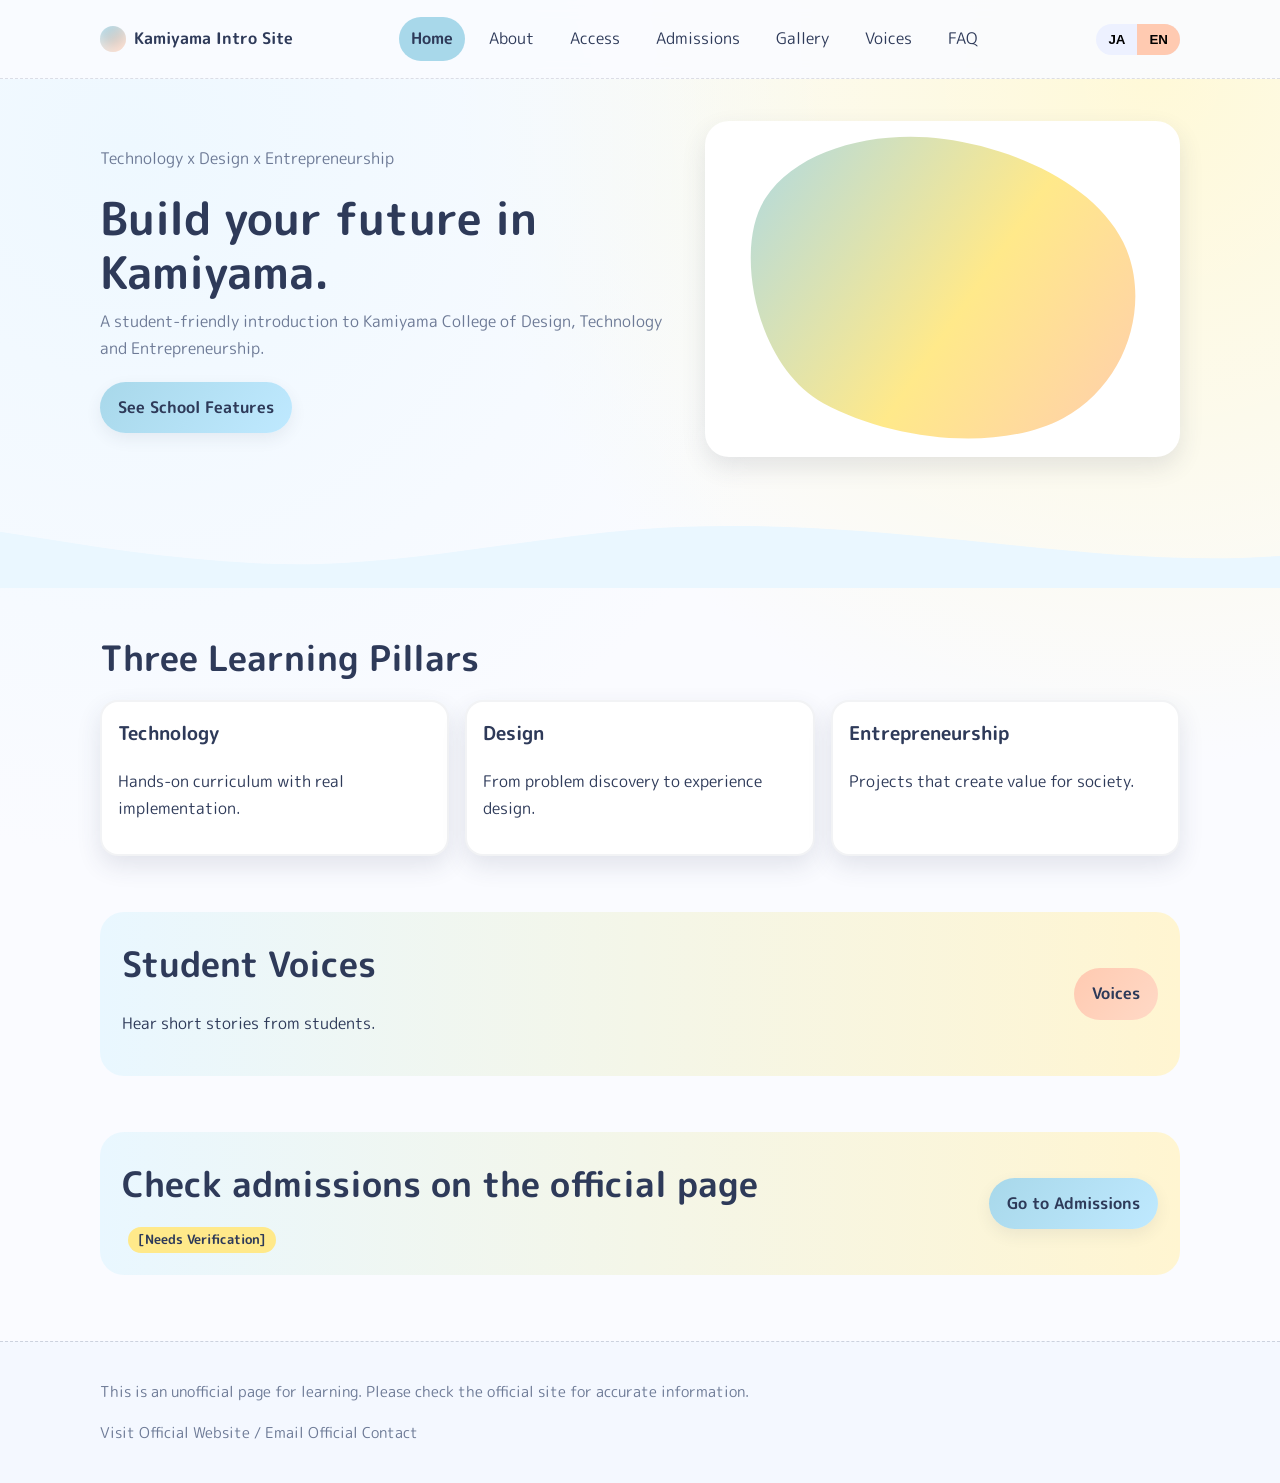
<file: index.html>
<!doctype html>
<html lang="ja">
  <head>
    <meta charset="UTF-8" />
    <meta name="viewport" content="width=device-width, initial-scale=1.0" />
    <title>神山まるごと高専 | ホーム</title>
    <link rel="preconnect" href="https://fonts.googleapis.com" />
    <link rel="preconnect" href="https://fonts.gstatic.com" crossorigin />
    <link href="https://fonts.googleapis.com/css2?family=M+PLUS+Rounded+1c:wght@400;700&display=swap" rel="stylesheet" />
    <link rel="stylesheet" href="assets/css/styles.css" />
  </head>
  <body>
    <noscript>JavaScriptを有効にすると共通ヘッダ/フッタと言語切替が利用できます。</noscript>
    <div id="site-header"></div>

    <main>
      <section class="hero">
        <div class="container hero-grid">
          <div>
            <p data-i18n="site.tagline"></p>
            <h1 data-i18n="home.title">神山で、未来をつくる。</h1>
            <p data-i18n="home.lead"></p>
            <a class="btn btn-primary" href="about.html" data-i18n="home.cta"></a>
          </div>
          <div class="img-frame">
            <img src="assets/img/hero-blob.svg" alt="カラフルな背景イメージ" />
          </div>
        </div>
      </section>

      <img class="wave" src="assets/img/wave.svg" alt="" />

      <section class="section">
        <div class="container">
          <h2 class="section-title" data-i18n="home.cardsTitle"></h2>
          <div class="cards">
            <article class="card">
              <h3 data-i18n="home.cardTechTitle"></h3>
              <p data-i18n="home.cardTechBody"></p>
            </article>
            <article class="card">
              <h3 data-i18n="home.cardDesignTitle"></h3>
              <p data-i18n="home.cardDesignBody"></p>
            </article>
            <article class="card">
              <h3 data-i18n="home.cardBizTitle"></h3>
              <p data-i18n="home.cardBizBody"></p>
            </article>
          </div>
        </div>
      </section>

      <section class="section">
        <div class="container cta-band">
          <div>
            <h2 class="section-title" data-i18n="home.voicesTitle"></h2>
            <p data-i18n="home.voicesBody"></p>
          </div>
          <a class="btn btn-accent" href="voices.html">Voices</a>
        </div>
      </section>

      <section class="section">
        <div class="container cta-band">
          <div>
            <h2 class="section-title" data-i18n="home.admissionsTitle"></h2>
            <span class="badge-review" data-i18n="common.reviewBadge"></span>
          </div>
          <a class="btn btn-primary" href="admissions.html" data-i18n="home.admissionsCta"></a>
        </div>
      </section>
    </main>

    <div id="site-footer"></div>
    <script defer src="assets/js/layout.js"></script>
    <script defer src="assets/js/i18n.js"></script>
    <script defer src="assets/js/main.js"></script>
  </body>
  </html>
</file>
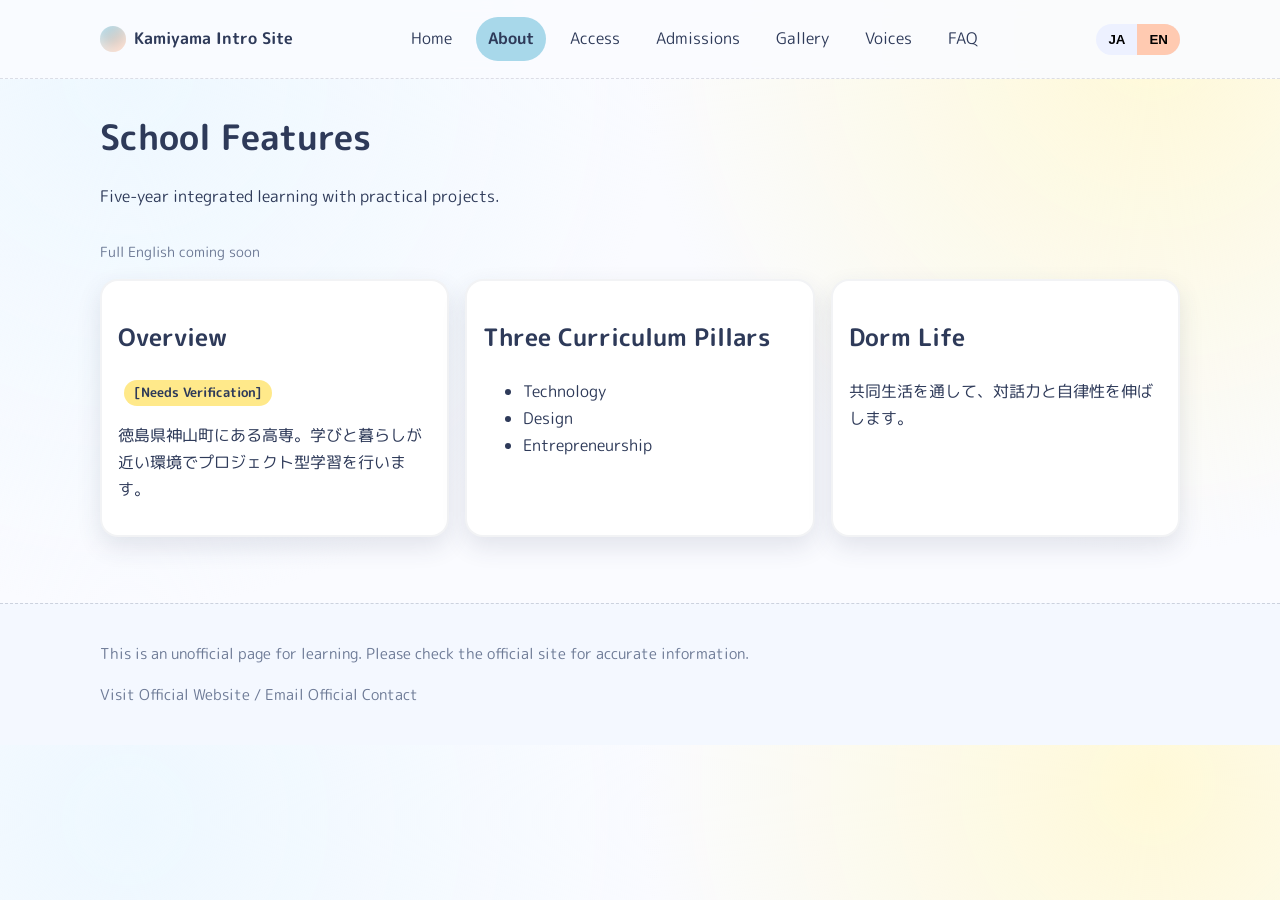
<file: about.html>
<!doctype html>
<html lang="ja">
  <head>
    <meta charset="UTF-8" />
    <meta name="viewport" content="width=device-width, initial-scale=1.0" />
    <title>神山まるごと高専 | 特徴</title>
    <link rel="preconnect" href="https://fonts.googleapis.com" />
    <link rel="preconnect" href="https://fonts.gstatic.com" crossorigin />
    <link href="https://fonts.googleapis.com/css2?family=M+PLUS+Rounded+1c:wght@400;700&display=swap" rel="stylesheet" />
    <link rel="stylesheet" href="assets/css/styles.css" />
  </head>
  <body>
    <div id="site-header"></div>
    <main class="section">
      <div class="container">
        <h1 class="section-title" data-i18n="about.title"></h1>
        <p data-i18n="about.lead"></p>
        <p class="english-note" data-i18n="common.comingSoon"></p>

        <div class="cards">
          <article class="card">
            <h2 data-i18n="about.overviewTitle"></h2>
            <span class="badge-review" data-i18n="common.reviewBadge"></span>
            <p data-i18n="about.overviewBody"></p>
          </article>
          <article class="card">
            <h2 data-i18n="about.pillarTitle"></h2>
            <ul>
              <li>Technology</li>
              <li>Design</li>
              <li>Entrepreneurship</li>
            </ul>
          </article>
          <article class="card">
            <h2 data-i18n="about.dormTitle"></h2>
            <p data-i18n="about.dormBody"></p>
          </article>
        </div>
      </div>
    </main>
    <div id="site-footer"></div>
    <script defer src="assets/js/layout.js"></script>
    <script defer src="assets/js/i18n.js"></script>
    <script defer src="assets/js/main.js"></script>
  </body>
  </html>
</file>
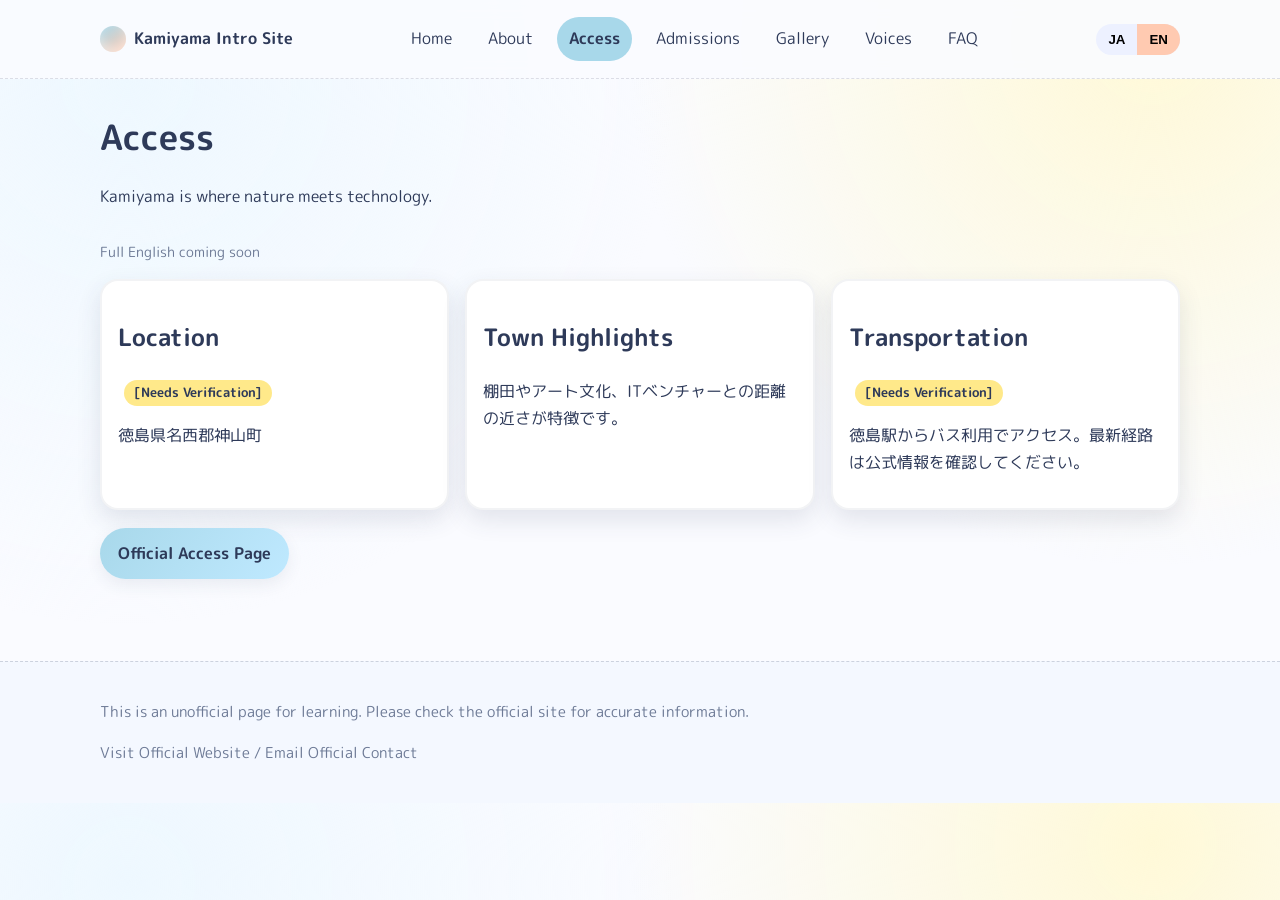
<file: access.html>
<!doctype html>
<html lang="ja">
  <head>
    <meta charset="UTF-8" />
    <meta name="viewport" content="width=device-width, initial-scale=1.0" />
    <title>神山まるごと高専 | アクセス</title>
    <link rel="preconnect" href="https://fonts.googleapis.com" />
    <link rel="preconnect" href="https://fonts.gstatic.com" crossorigin />
    <link href="https://fonts.googleapis.com/css2?family=M+PLUS+Rounded+1c:wght@400;700&display=swap" rel="stylesheet" />
    <link rel="stylesheet" href="assets/css/styles.css" />
  </head>
  <body>
    <div id="site-header"></div>
    <main class="section">
      <div class="container">
        <h1 class="section-title" data-i18n="access.title"></h1>
        <p data-i18n="access.lead"></p>
        <p class="english-note" data-i18n="common.comingSoon"></p>
        <div class="cards">
          <article class="card">
            <h2 data-i18n="access.locationTitle"></h2>
            <span class="badge-review" data-i18n="common.reviewBadge"></span>
            <p data-i18n="access.locationBody"></p>
          </article>
          <article class="card">
            <h2 data-i18n="access.townTitle"></h2>
            <p data-i18n="access.townBody"></p>
          </article>
          <article class="card">
            <h2 data-i18n="access.transportTitle"></h2>
            <span class="badge-review" data-i18n="common.reviewBadge"></span>
            <p data-i18n="access.transportBody"></p>
          </article>
        </div>
        <p style="margin-top: 18px;">
          <a class="btn btn-primary" href="https://kamiyama.ac.jp/" target="_blank" rel="noopener noreferrer" data-i18n="access.officialCta"></a>
        </p>
      </div>
    </main>
    <div id="site-footer"></div>
    <script defer src="assets/js/layout.js"></script>
    <script defer src="assets/js/i18n.js"></script>
    <script defer src="assets/js/main.js"></script>
  </body>
  </html>
</file>
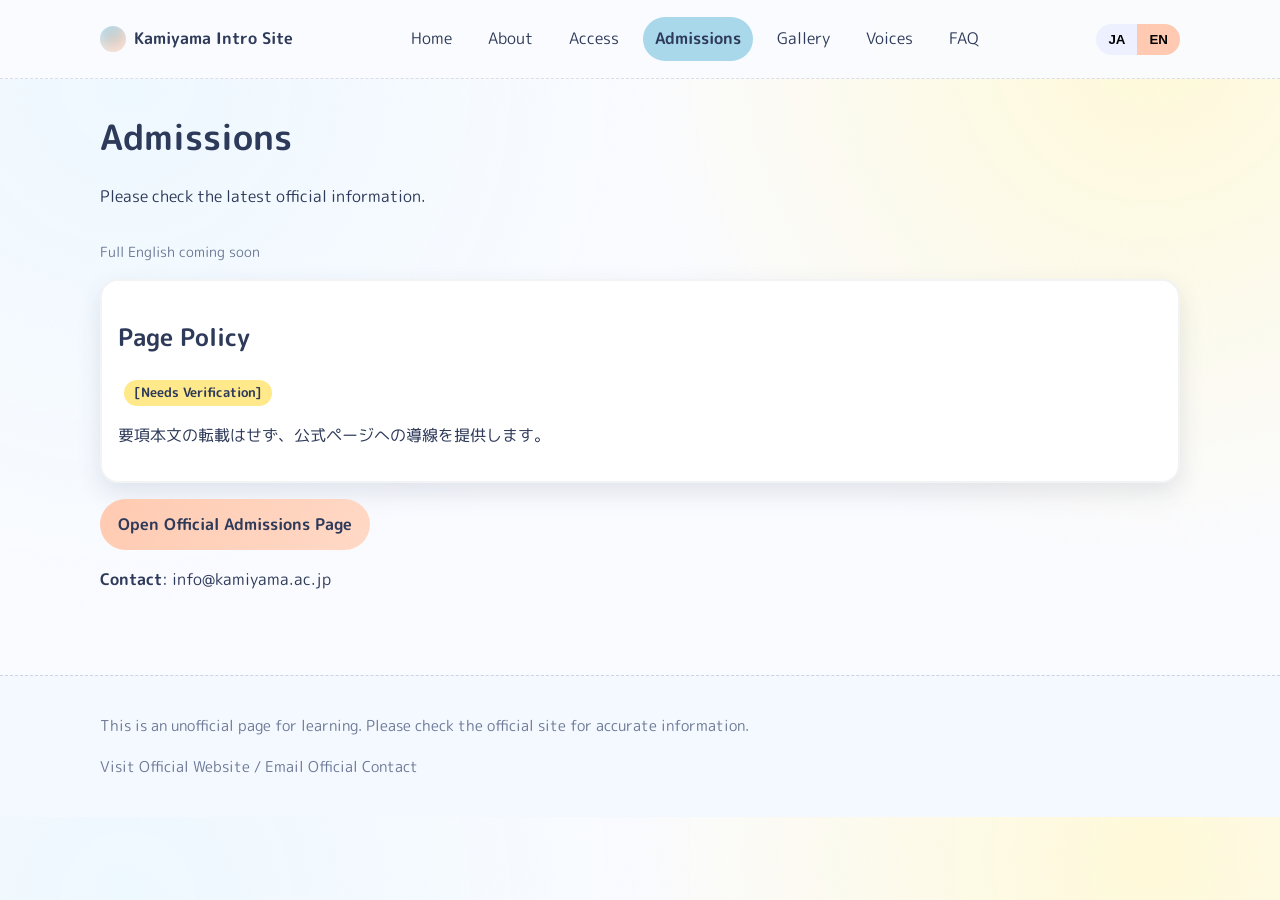
<file: admissions.html>
<!doctype html>
<html lang="ja">
  <head>
    <meta charset="UTF-8" />
    <meta name="viewport" content="width=device-width, initial-scale=1.0" />
    <title>神山まるごと高専 | 入試</title>
    <link rel="preconnect" href="https://fonts.googleapis.com" />
    <link rel="preconnect" href="https://fonts.gstatic.com" crossorigin />
    <link href="https://fonts.googleapis.com/css2?family=M+PLUS+Rounded+1c:wght@400;700&display=swap" rel="stylesheet" />
    <link rel="stylesheet" href="assets/css/styles.css" />
  </head>
  <body>
    <div id="site-header"></div>
    <main class="section">
      <div class="container">
        <h1 class="section-title" data-i18n="admissions.title"></h1>
        <p data-i18n="admissions.lead"></p>
        <p class="english-note" data-i18n="common.comingSoon"></p>
        <article class="card">
          <h2 data-i18n="admissions.policyTitle"></h2>
          <span class="badge-review" data-i18n="common.reviewBadge"></span>
          <p data-i18n="admissions.policyBody"></p>
        </article>
        <p style="margin-top: 16px;">
          <a class="btn btn-accent" href="https://kamiyama.ac.jp/" target="_blank" rel="noopener noreferrer" data-i18n="admissions.cta"></a>
        </p>
        <p><strong data-i18n="admissions.contact"></strong>: <a href="mailto:info@kamiyama.ac.jp">info@kamiyama.ac.jp</a></p>
      </div>
    </main>
    <div id="site-footer"></div>
    <script defer src="assets/js/layout.js"></script>
    <script defer src="assets/js/i18n.js"></script>
    <script defer src="assets/js/main.js"></script>
  </body>
  </html>
</file>
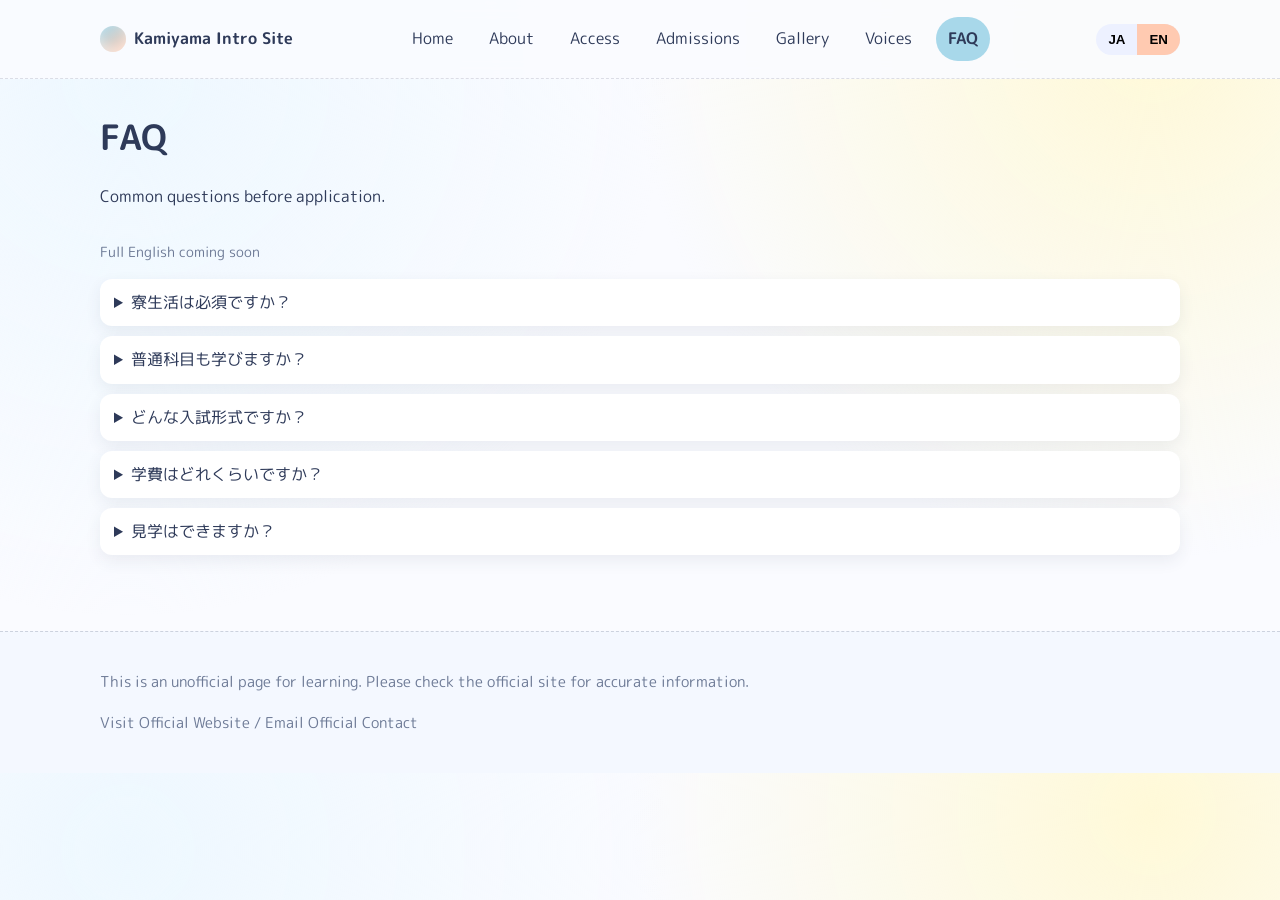
<file: faq.html>
<!doctype html>
<html lang="ja">
  <head>
    <meta charset="UTF-8" />
    <meta name="viewport" content="width=device-width, initial-scale=1.0" />
    <title>神山まるごと高専 | FAQ</title>
    <link rel="preconnect" href="https://fonts.googleapis.com" />
    <link rel="preconnect" href="https://fonts.gstatic.com" crossorigin />
    <link href="https://fonts.googleapis.com/css2?family=M+PLUS+Rounded+1c:wght@400;700&display=swap" rel="stylesheet" />
    <link rel="stylesheet" href="assets/css/styles.css" />
  </head>
  <body>
    <div id="site-header"></div>
    <main class="section">
      <div class="container">
        <h1 class="section-title" data-i18n="faq.title"></h1>
        <p data-i18n="faq.lead"></p>
        <p class="english-note" data-i18n="common.comingSoon"></p>
        <div class="faq-list">
          <details>
            <summary data-i18n="faq.q1"></summary>
            <p data-i18n="faq.a1"></p>
          </details>
          <details>
            <summary data-i18n="faq.q2"></summary>
            <p data-i18n="faq.a2"></p>
          </details>
          <details>
            <summary data-i18n="faq.q3"></summary>
            <p data-i18n="faq.a3"></p>
          </details>
          <details>
            <summary data-i18n="faq.q4"></summary>
            <p data-i18n="faq.a4"></p>
          </details>
          <details>
            <summary data-i18n="faq.q5"></summary>
            <p data-i18n="faq.a5"></p>
          </details>
        </div>
      </div>
    </main>
    <div id="site-footer"></div>
    <script defer src="assets/js/layout.js"></script>
    <script defer src="assets/js/i18n.js"></script>
    <script defer src="assets/js/main.js"></script>
  </body>
  </html>
</file>
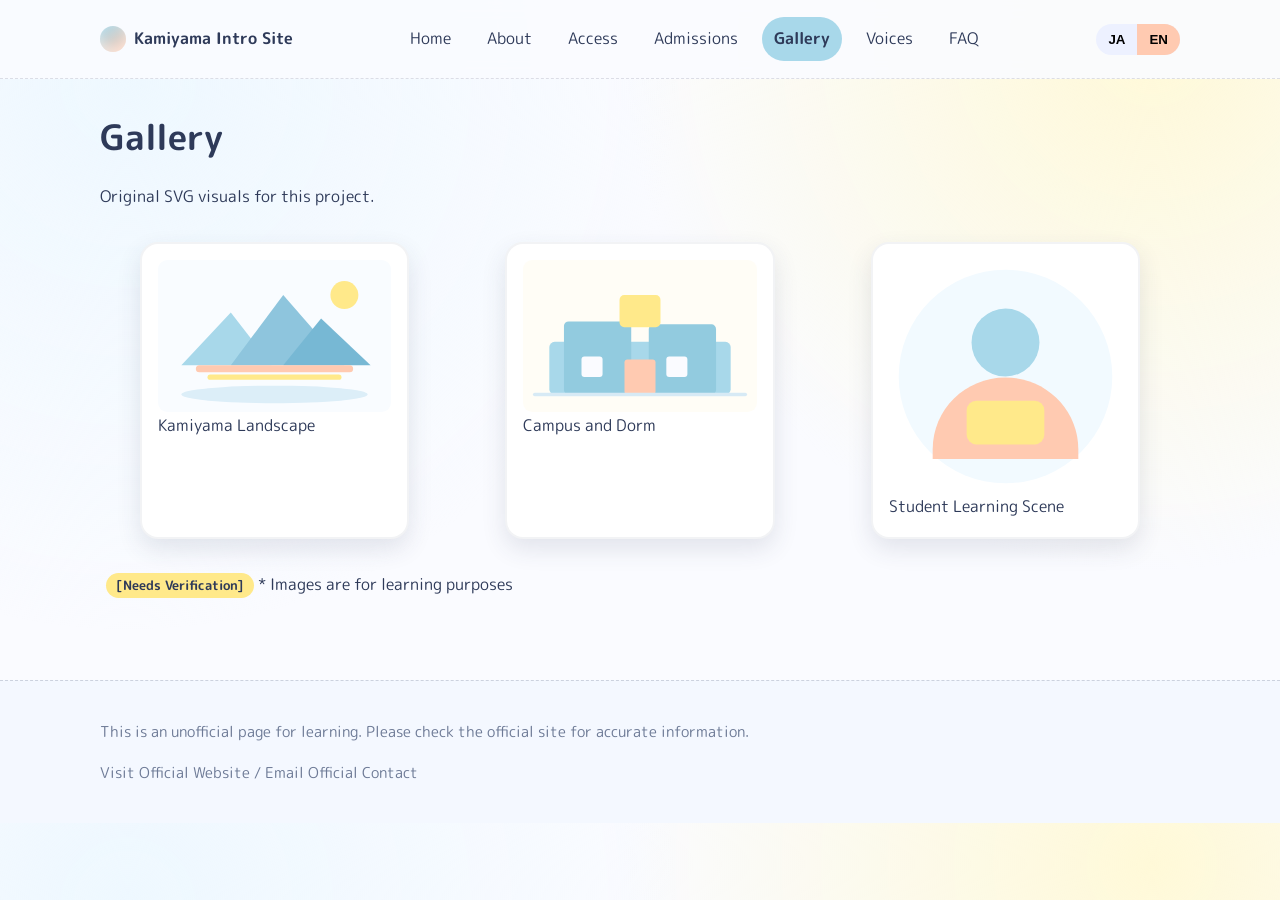
<file: gallery.html>
<!doctype html>
<html lang="ja">
  <head>
    <meta charset="UTF-8" />
    <meta name="viewport" content="width=device-width, initial-scale=1.0" />
    <title>神山まるごと高専 | ギャラリー</title>
    <link rel="preconnect" href="https://fonts.googleapis.com" />
    <link rel="preconnect" href="https://fonts.gstatic.com" crossorigin />
    <link href="https://fonts.googleapis.com/css2?family=M+PLUS+Rounded+1c:wght@400;700&display=swap" rel="stylesheet" />
    <link rel="stylesheet" href="assets/css/styles.css" />
  </head>
  <body>
    <div id="site-header"></div>
    <main class="section">
      <div class="container">
        <h1 class="section-title" data-i18n="gallery.title"></h1>
        <p data-i18n="gallery.lead"></p>
        <div class="cards">
          <figure class="card">
            <img src="assets/img/kamiyama-illust.svg" alt="神山風景のイラスト" />
            <figcaption data-i18n="gallery.item1"></figcaption>
          </figure>
          <figure class="card">
            <img src="assets/img/campus-illust.svg" alt="校舎と学寮のイラスト" />
            <figcaption data-i18n="gallery.item2"></figcaption>
          </figure>
          <figure class="card">
            <img src="assets/img/student-illust.svg" alt="学生イメージのイラスト" />
            <figcaption data-i18n="gallery.item3"></figcaption>
          </figure>
        </div>
        <p>
          <span class="badge-review" data-i18n="common.reviewBadge"></span>
          <span data-i18n="gallery.fiction"></span>
        </p>
      </div>
    </main>
    <div id="site-footer"></div>
    <script defer src="assets/js/layout.js"></script>
    <script defer src="assets/js/i18n.js"></script>
    <script defer src="assets/js/main.js"></script>
  </body>
  </html>
</file>
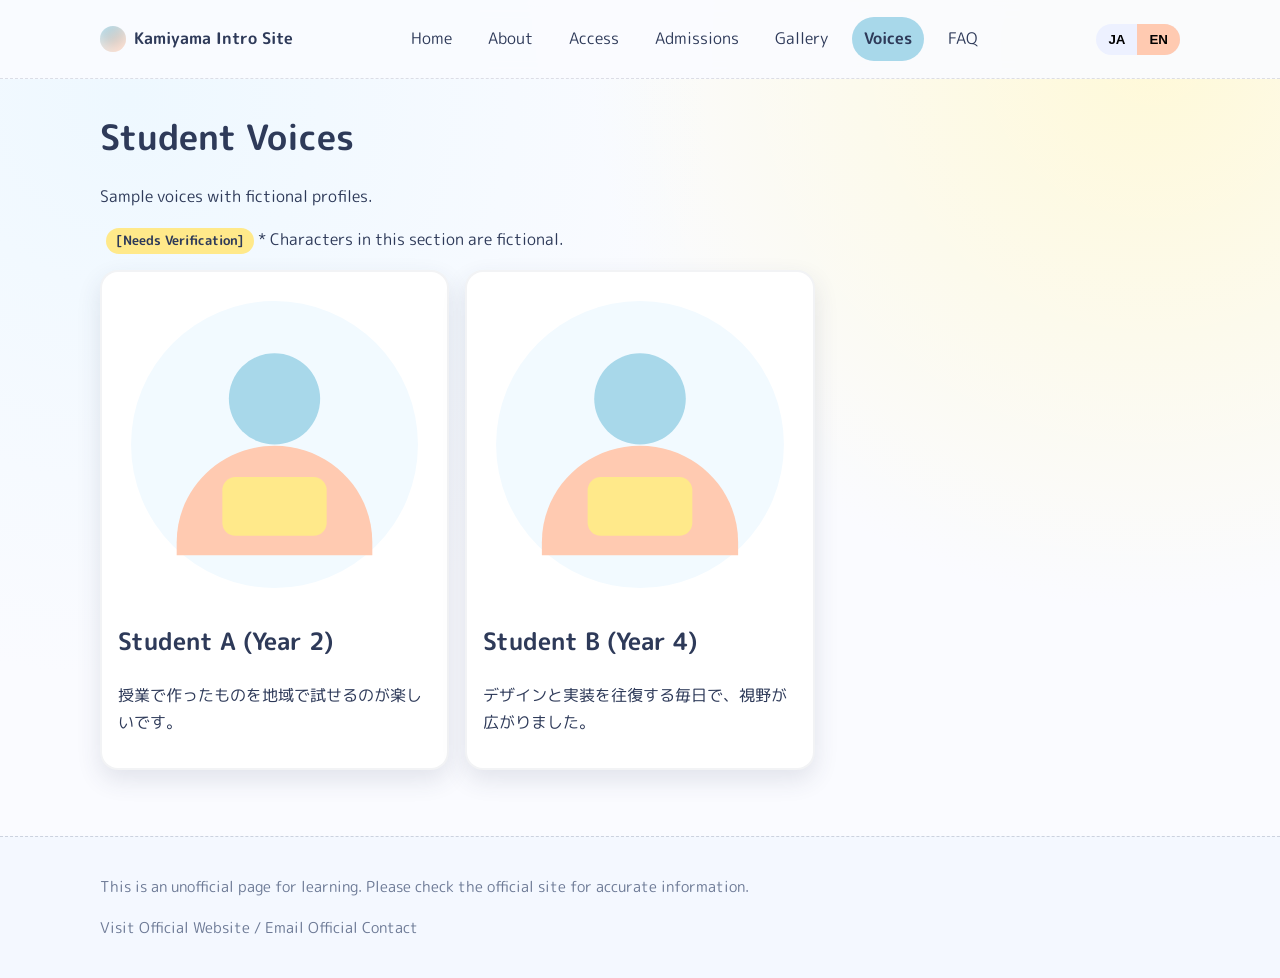
<file: voices.html>
<!doctype html>
<html lang="ja">
  <head>
    <meta charset="UTF-8" />
    <meta name="viewport" content="width=device-width, initial-scale=1.0" />
    <title>神山まるごと高専 | 在校生の声</title>
    <link rel="preconnect" href="https://fonts.googleapis.com" />
    <link rel="preconnect" href="https://fonts.gstatic.com" crossorigin />
    <link href="https://fonts.googleapis.com/css2?family=M+PLUS+Rounded+1c:wght@400;700&display=swap" rel="stylesheet" />
    <link rel="stylesheet" href="assets/css/styles.css" />
  </head>
  <body>
    <div id="site-header"></div>
    <main class="section">
      <div class="container">
        <h1 class="section-title" data-i18n="voices.title"></h1>
        <p data-i18n="voices.lead"></p>
        <p>
          <span class="badge-review" data-i18n="common.reviewBadge"></span>
          <span data-i18n="common.fictionNote"></span>
        </p>
        <div class="cards">
          <article class="card">
            <img src="assets/img/student-illust.svg" alt="学生アバター" />
            <h2 data-i18n="voices.name1"></h2>
            <p data-i18n="voices.voice1"></p>
          </article>
          <article class="card">
            <img src="assets/img/student-illust.svg" alt="学生アバター" />
            <h2 data-i18n="voices.name2"></h2>
            <p data-i18n="voices.voice2"></p>
          </article>
        </div>
      </div>
    </main>
    <div id="site-footer"></div>
    <script defer src="assets/js/layout.js"></script>
    <script defer src="assets/js/i18n.js"></script>
    <script defer src="assets/js/main.js"></script>
  </body>
  </html>
</file>
<file: assets/css/styles.css>
:root {
  --c-blue: #a8d8ea;
  --c-yellow: #ffe98a;
  --c-peach: #ffcab1;
  --c-bg: #fafbff;
  --c-text: #2e3a59;
  --c-muted: #6d7a96;
  --c-white: #ffffff;
  --radius-lg: 24px;
  --radius-md: 18px;
  --radius-sm: 12px;
  --shadow-card: 0 10px 24px rgba(46, 58, 89, 0.12);
  --shadow-soft: 0 6px 16px rgba(46, 58, 89, 0.08);
  --font-body: "M PLUS Rounded 1c", "Hiragino Maru Gothic ProN", "Yu Gothic", sans-serif;
  --bp-sm: 720px;
  --bp-md: 1024px;
}

* {
  box-sizing: border-box;
}

html,
body {
  margin: 0;
  padding: 0;
}

body {
  font-family: var(--font-body);
  color: var(--c-text);
  background: radial-gradient(circle at 10% 10%, #eef8ff 0%, transparent 40%),
    radial-gradient(circle at 90% 5%, #fff9d8 0%, transparent 38%),
    var(--c-bg);
  line-height: 1.7;
}

a {
  color: inherit;
  text-decoration: none;
}

img {
  max-width: 100%;
  display: block;
}

#site-header {
  min-height: 78px;
}

.container {
  width: min(1080px, 92vw);
  margin: 0 auto;
}

.site-header {
  position: sticky;
  top: 0;
  z-index: 10;
  backdrop-filter: blur(8px);
  background: rgba(250, 251, 255, 0.9);
  border-bottom: 1px dashed rgba(46, 58, 89, 0.15);
  transition: box-shadow 180ms ease;
}

.site-header.is-scrolled {
  box-shadow: var(--shadow-soft);
}

.site-header-inner {
  display: flex;
  align-items: center;
  justify-content: space-between;
  min-height: 78px;
  gap: 20px;
}

.logo {
  display: inline-flex;
  align-items: center;
  gap: 8px;
  font-weight: 700;
}

.logo-mark {
  width: 26px;
  height: 26px;
  border-radius: 50%;
  background: linear-gradient(145deg, var(--c-blue), var(--c-peach));
  box-shadow: inset 0 -5px 10px rgba(255, 255, 255, 0.4);
}

.nav-toggle {
  display: none;
  border: 0;
  background: var(--c-yellow);
  border-radius: 999px;
  padding: 10px 14px;
  font-weight: 700;
  cursor: pointer;
}

.site-nav {
  display: flex;
  align-items: center;
  gap: 12px;
}

.site-nav a {
  padding: 8px 12px;
  border-radius: 999px;
}

.site-nav a.is-active {
  background: var(--c-blue);
  font-weight: 700;
}

.lang-switch {
  display: inline-flex;
  border-radius: 999px;
  background: #edf1ff;
  overflow: hidden;
}

.lang-btn {
  border: 0;
  background: transparent;
  padding: 8px 12px;
  cursor: pointer;
  font-weight: 700;
}

.lang-btn[aria-pressed="true"] {
  background: var(--c-peach);
}

.hero {
  padding: 42px 0 12px;
}

.hero-grid {
  display: grid;
  grid-template-columns: 1.1fr 0.9fr;
  gap: 24px;
  align-items: center;
}

.hero h1 {
  font-size: clamp(2rem, 2vw + 1.2rem, 3.2rem);
  margin: 0 0 8px;
  line-height: 1.2;
}

.hero p {
  margin: 0 0 20px;
  color: var(--c-muted);
}

.btn {
  display: inline-block;
  border: 0;
  border-radius: 999px;
  font-weight: 700;
  padding: 12px 18px;
  cursor: pointer;
}

.btn-primary {
  background: linear-gradient(130deg, var(--c-blue), #bfe9ff);
  box-shadow: var(--shadow-soft);
}

.btn-accent {
  background: linear-gradient(130deg, var(--c-peach), #ffd9c6);
}

.section {
  padding: 28px 0;
}

.section-title {
  margin: 0 0 12px;
  font-size: clamp(1.5rem, 1.5vw + 1rem, 2.2rem);
}

.cards {
  display: grid;
  grid-template-columns: repeat(3, minmax(0, 1fr));
  gap: 16px;
}

.card {
  background: var(--c-white);
  border-radius: var(--radius-md);
  padding: 16px;
  box-shadow: var(--shadow-card);
  border: 2px solid rgba(46, 58, 89, 0.06);
}

.card h3 {
  margin-top: 0;
}

.card:hover {
  transform: translateY(-3px);
  transition: transform 180ms ease;
}

.badge-review {
  display: inline-block;
  font-size: 0.8rem;
  border-radius: 999px;
  background: var(--c-yellow);
  padding: 2px 10px;
  margin-left: 6px;
  font-weight: 700;
}

.wave {
  width: 100%;
  margin: 12px 0;
}

.img-frame {
  background: var(--c-white);
  border-radius: var(--radius-lg);
  box-shadow: var(--shadow-card);
  padding: 14px;
}

.cta-band {
  background: linear-gradient(90deg, #e9f7ff, #fff5d1);
  border-radius: var(--radius-lg);
  padding: 22px;
  display: flex;
  justify-content: space-between;
  align-items: center;
  gap: 16px;
}

.faq-list details {
  background: var(--c-white);
  border-radius: var(--radius-sm);
  margin-bottom: 10px;
  padding: 10px 14px;
  box-shadow: var(--shadow-soft);
}

.site-footer {
  margin-top: 38px;
  border-top: 1px dashed rgba(46, 58, 89, 0.2);
  background: #f4f8ff;
}

.site-footer-inner {
  padding: 22px 0;
  color: var(--c-muted);
  font-size: 0.95rem;
}

.english-note {
  display: none;
  font-size: 0.9rem;
  color: var(--c-muted);
}

html[lang="en"] .english-note {
  display: inline-block;
}

@media (max-width: 1024px) {
  .cards {
    grid-template-columns: repeat(2, minmax(0, 1fr));
  }

  .hero-grid {
    grid-template-columns: 1fr;
  }
}

@media (max-width: 720px) {
  .nav-toggle {
    display: inline-block;
  }

  .site-nav {
    position: absolute;
    top: 78px;
    left: 0;
    right: 0;
    background: var(--c-white);
    box-shadow: var(--shadow-card);
    display: none;
    flex-direction: column;
    align-items: stretch;
    padding: 10px;
  }

  .site-nav.is-open {
    display: flex;
  }

  .cards {
    grid-template-columns: 1fr;
  }

  .cta-band {
    flex-direction: column;
    align-items: flex-start;
  }
}

@media (prefers-reduced-motion: reduce) {
  * {
    animation: none !important;
    transition: none !important;
    scroll-behavior: auto !important;
  }
}
</file>
